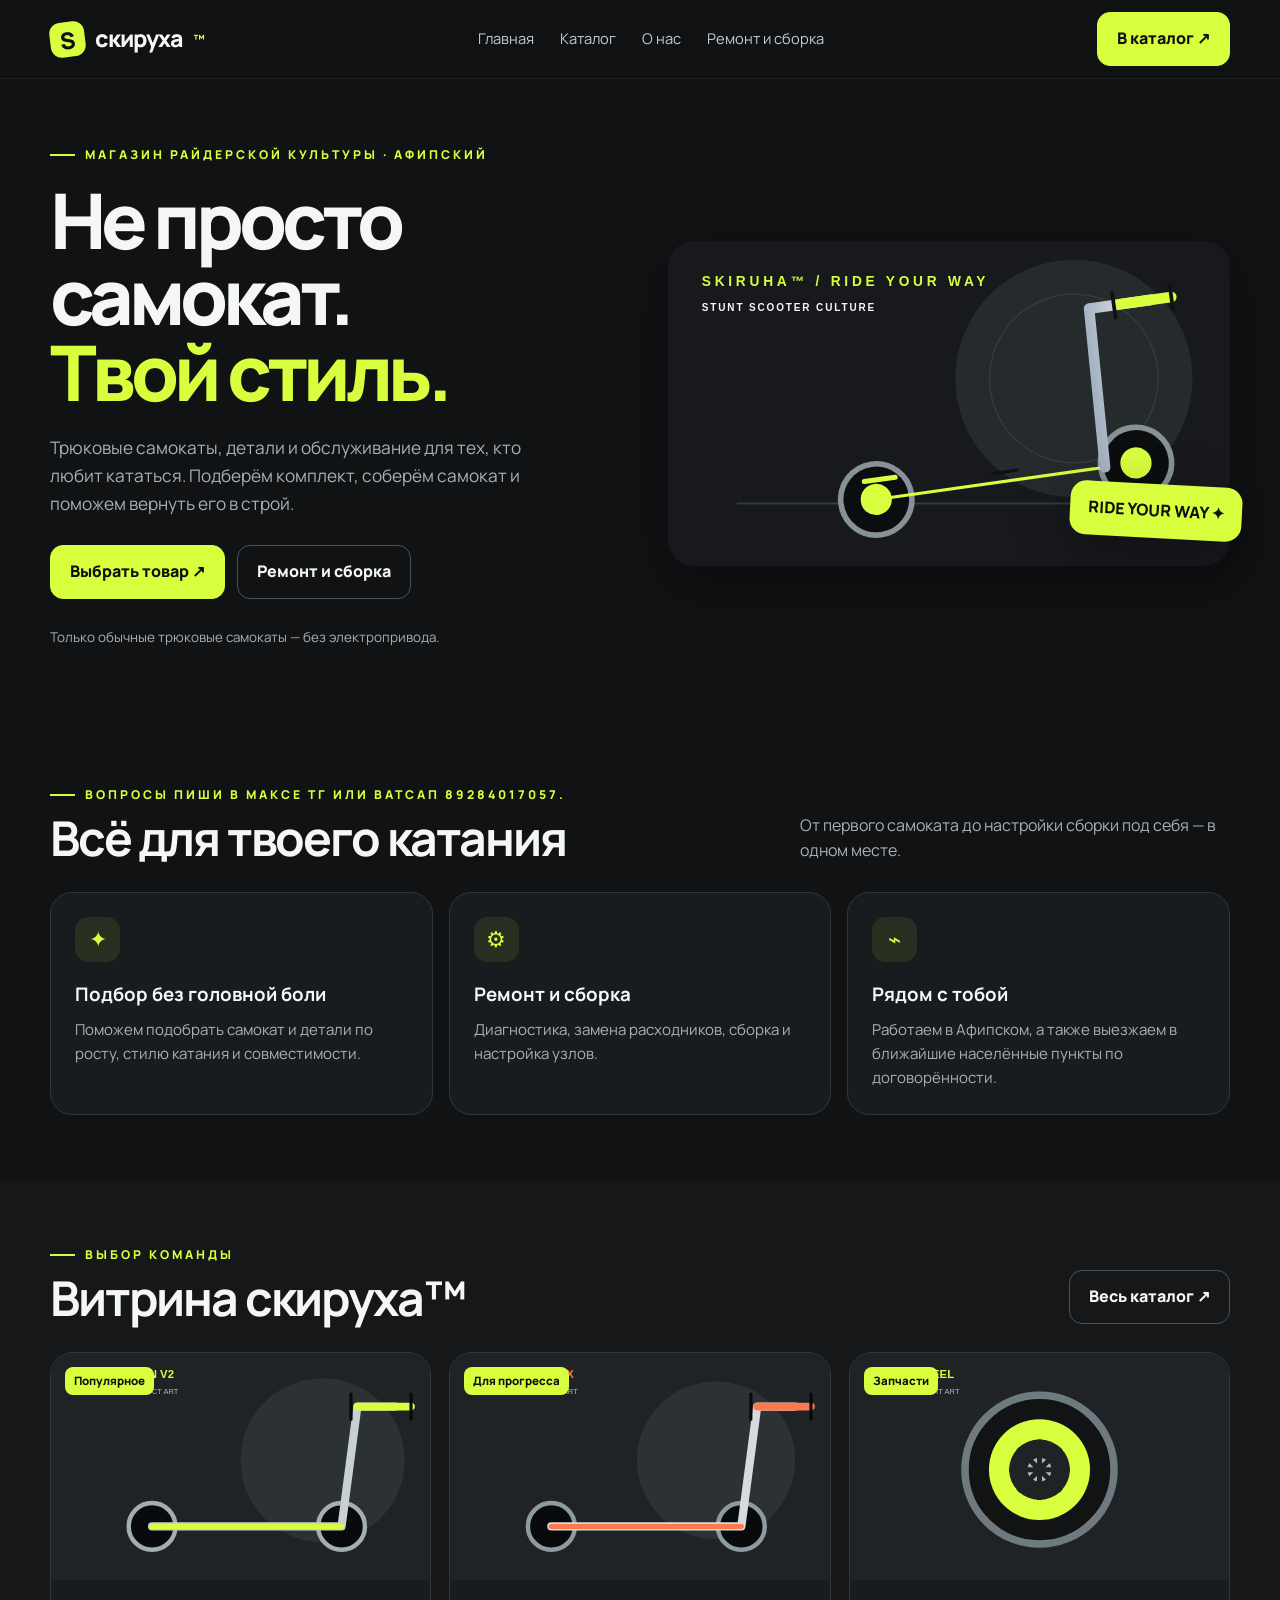
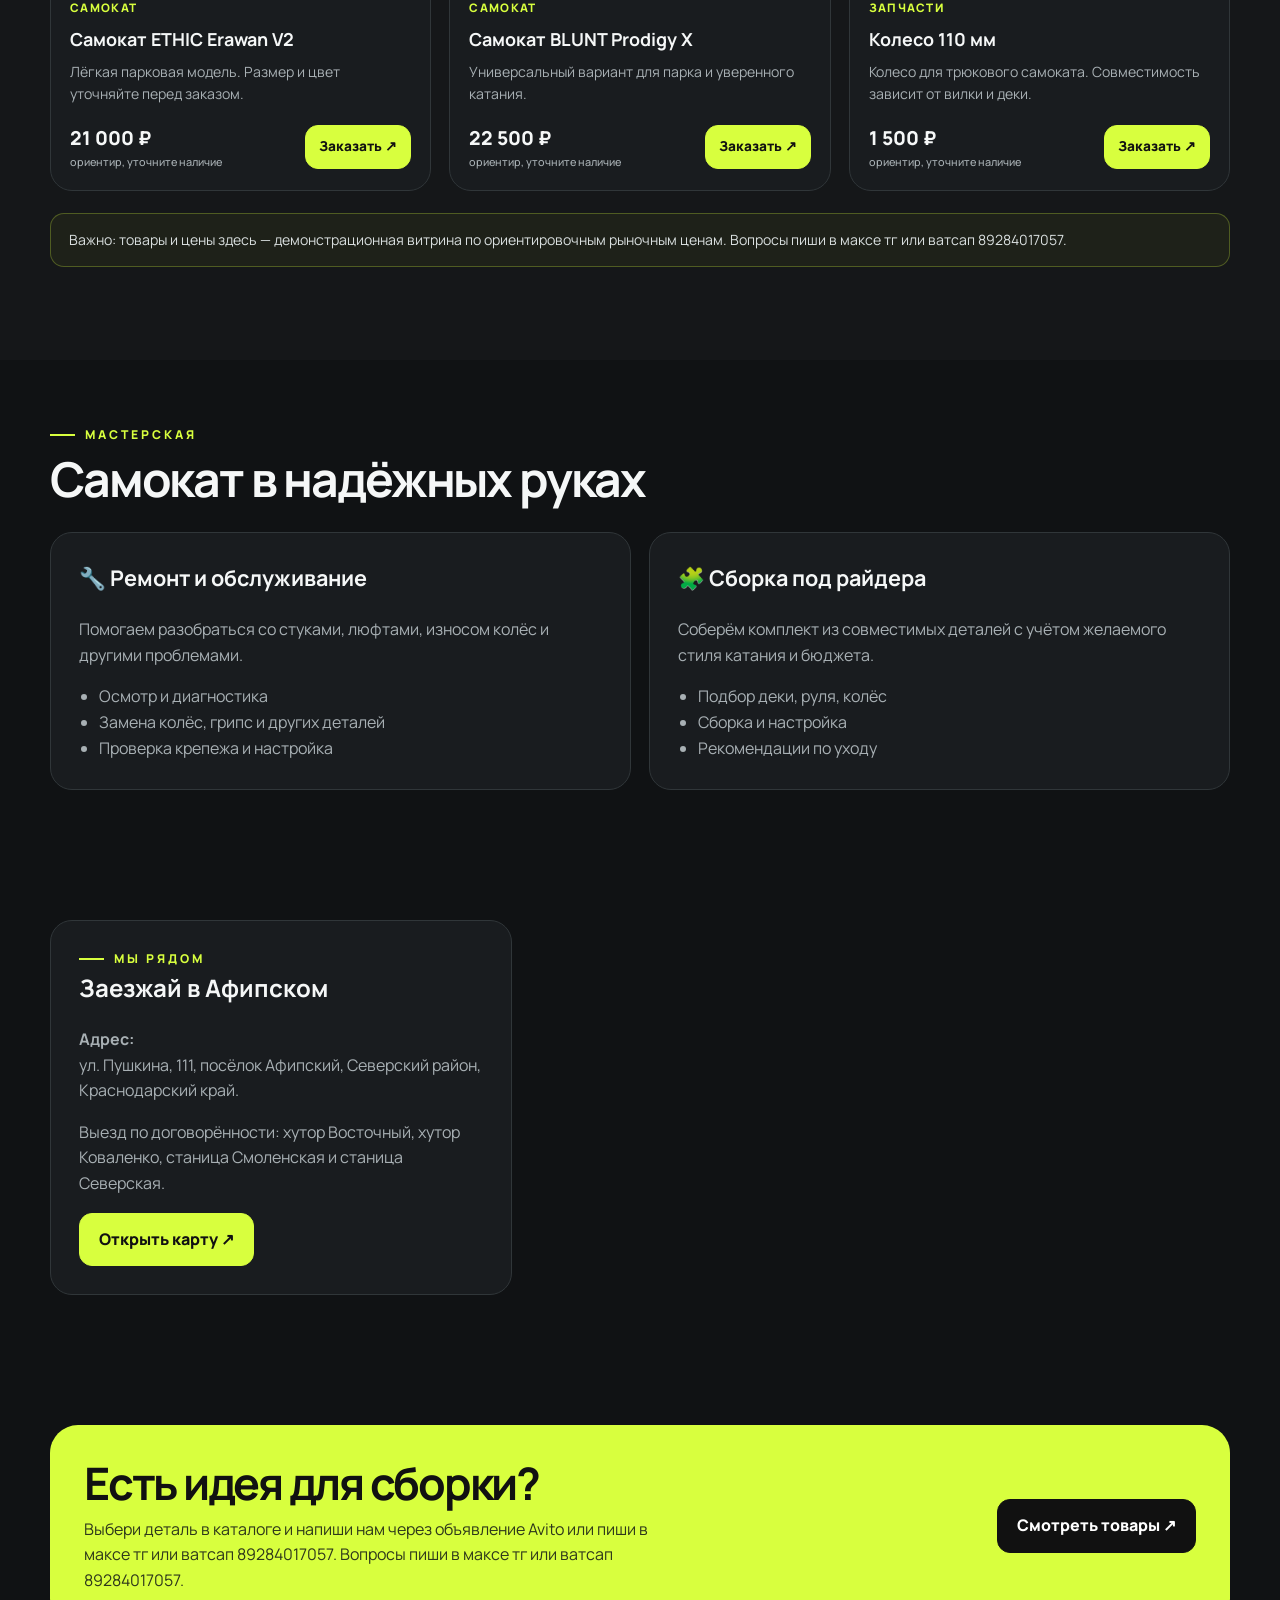
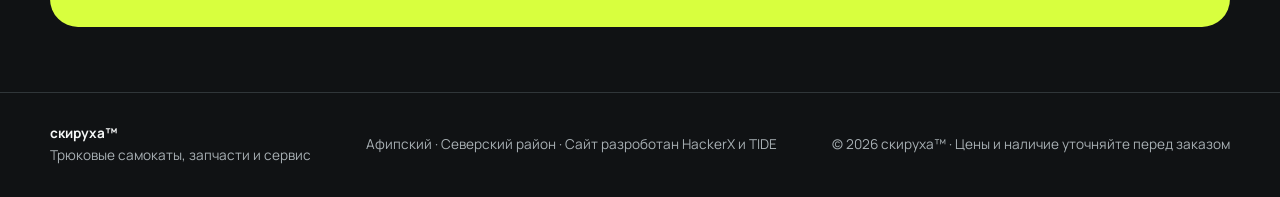
<file: index.html>
<!doctype html>
<html lang="ru"><head><meta charset="utf-8"><meta name="viewport" content="width=device-width, initial-scale=1"><meta name="theme-color" content="#101214"><meta name="description" content="скируха™ — трюковые самокаты, запчасти, ремонт, сборка и обслуживание в Афипском и Северском районе Краснодарского края."><title>скируха™ — трюковые самокаты и сервис в Афипском</title><link rel="stylesheet" href="style.css"></head><body>
<header class="site-header"><div class="container nav"><a class="brand" href="index.html"><span class="brand-mark">S</span> скируха<sup>™</sup></a><nav class="nav-links"><a href="index.html">Главная</a><a href="catalog.html">Каталог</a><a href="skuruha.html">О нас</a><a href="index.html#services">Ремонт и сборка</a></nav><a class="btn" href="catalog.html">В каталог ↗</a></div></header>
<main><section class="hero"><div class="container hero-grid"><div class="reveal"><div class="eyebrow">Магазин райдерской культуры · Афипский</div><h1>Не просто самокат.<br><span>Твой стиль.</span></h1><p class="hero-copy">Трюковые самокаты, детали и обслуживание для тех, кто любит кататься. Подберём комплект, соберём самокат и поможем вернуть его в строй.</p><div class="hero-actions"><a class="btn" href="catalog.html">Выбрать товар ↗</a><a class="btn btn-ghost" href="#services">Ремонт и сборка</a></div><p class="hero-note">Только обычные трюковые самокаты — без электропривода.</p></div><div class="hero-art"><img src="images/hero-scooter.svg" alt="Авторская иллюстрация трюкового самоката"><div class="floating-tag">RIDE YOUR WAY ✦</div></div></div></section>
<section class="section"><div class="container"><div class="section-head"><div><div class="eyebrow">Вопросы пиши в максе тг или ватсап 89284017057.</div><h2>Всё для твоего катания</h2></div><p>От первого самоката до настройки сборки под себя — в одном месте.</p></div><div class="feature-grid"><article class="feature"><div class="feature-icon">✦</div><h3>Подбор без головной боли</h3><p>Поможем подобрать самокат и детали по росту, стилю катания и совместимости.</p></article><article class="feature"><div class="feature-icon">⚙</div><h3>Ремонт и сборка</h3><p>Диагностика, замена расходников, сборка и настройка узлов.</p></article><article class="feature"><div class="feature-icon">⌁</div><h3>Рядом с тобой</h3><p>Работаем в Афипском, а также выезжаем в ближайшие населённые пункты по договорённости.</p></article></div></div></section>
<section class="section" style="background:#151719"><div class="container"><div class="section-head"><div><div class="eyebrow">Выбор команды</div><h2>Витрина скируха™</h2></div><a class="btn btn-ghost" href="catalog.html">Весь каталог ↗</a></div><div class="product-grid"><article class="product-card reveal" data-category="Самокат">
<div class="product-image"><img src="images/ethic-erawan.svg" alt="Самокат ETHIC Erawan V2 — иллюстрация товара" loading="lazy"><span class="tag">Популярное</span></div>
<div class="product-body"><span class="product-type">Самокат</span><h3>Самокат ETHIC Erawan V2</h3><p>Лёгкая парковая модель. Размер и цвет уточняйте перед заказом.</p><div class="product-bottom"><div class="price">21 000 ₽<small>ориентир, уточните наличие</small></div><a class="btn order-btn" href="https://www.avito.ru/" target="_blank" rel="noopener">Заказать ↗</a></div></div></article>
<article class="product-card reveal" data-category="Самокат">
<div class="product-image"><img src="images/blunt-prodigy.svg" alt="Самокат BLUNT Prodigy X — иллюстрация товара" loading="lazy"><span class="tag">Для прогресса</span></div>
<div class="product-body"><span class="product-type">Самокат</span><h3>Самокат BLUNT Prodigy X</h3><p>Универсальный вариант для парка и уверенного катания.</p><div class="product-bottom"><div class="price">22 500 ₽<small>ориентир, уточните наличие</small></div><a class="btn order-btn" href="https://www.avito.ru/" target="_blank" rel="noopener">Заказать ↗</a></div></div></article>
<article class="product-card reveal" data-category="Запчасти">
<div class="product-image"><img src="images/wheel.svg" alt="Колесо 110 мм — иллюстрация товара" loading="lazy"><span class="tag">Запчасти</span></div>
<div class="product-body"><span class="product-type">Запчасти</span><h3>Колесо 110 мм</h3><p>Колесо для трюкового самоката. Совместимость зависит от вилки и деки.</p><div class="product-bottom"><div class="price">1 500 ₽<small>ориентир, уточните наличие</small></div><a class="btn order-btn" href="https://www.avito.ru/" target="_blank" rel="noopener">Заказать ↗</a></div></div></article></div><div class="notice">Важно: товары и цены здесь — демонстрационная витрина по ориентировочным рыночным ценам. Вопросы пиши в максе тг или ватсап 89284017057.</div></div></section>
<section class="section" id="services"><div class="container"><div class="section-head"><div><div class="eyebrow">Мастерская</div><h2>Самокат в надёжных руках</h2></div></div><div class="service-grid"><article class="service-card"><h3>🔧 Ремонт и обслуживание</h3><p>Помогаем разобраться со стуками, люфтами, износом колёс и другими проблемами.</p><ul><li>Осмотр и диагностика</li><li>Замена колёс, грипс и других деталей</li><li>Проверка крепежа и настройка</li></ul></article><article class="service-card"><h3>🧩 Сборка под райдера</h3><p>Соберём комплект из совместимых деталей с учётом желаемого стиля катания и бюджета.</p><ul><li>Подбор деки, руля, колёс</li><li>Сборка и настройка</li><li>Рекомендации по уходу</li></ul></article></div></div></section>
<section class="section"><div class="container map-layout"><div class="map-info"><div class="eyebrow">Мы рядом</div><h2>Заезжай в Афипском</h2><p><strong>Адрес:</strong><br>ул. Пушкина, 111, посёлок Афипский, Северский район, Краснодарский край.</p><p>Выезд по договорённости: хутор Восточный, хутор Коваленко, станица Смоленская и станица Северская.</p><a class="btn" href="https://yandex.ru/maps/?text=Краснодарский%20край%2C%20Северский%20район%2C%20посёлок%20Афипский%2C%20улица%20Пушкина%2C%20111" target="_blank" rel="noopener">Открыть карту ↗</a></div><iframe class="map-frame" title="Карта расположения магазина скируха™" loading="lazy" src="https://maps.google.com/maps?q=улица%20Пушкина%20111%2C%20Афипский%2C%20Краснодарский%20край&t=&z=14&ie=UTF8&iwloc=&output=embed" referrerpolicy="no-referrer-when-downgrade"></iframe></div></section>
<section class="section"><div class="container"><div class="banner"><div><h2>Есть идея для сборки?</h2><p>Выбери деталь в каталоге и напиши нам через объявление Avito или пиши в максе тг или ватсап 89284017057. Вопросы пиши в максе тг или ватсап 89284017057.</p></div><a class="btn" href="catalog.html">Смотреть товары ↗</a></div></div></section></main>
<footer class="footer"><div class="container footer-inner"><div><strong>скируха™</strong><br>Трюковые самокаты, запчасти и сервис</div><div>Афипский · Северский район · Сайт разроботан HackerX и TIDE</div><div>© 2026 скируха™ · Цены и наличие уточняйте перед заказом</div></div></footer><script src="script.js"></script></body></html>
</file>
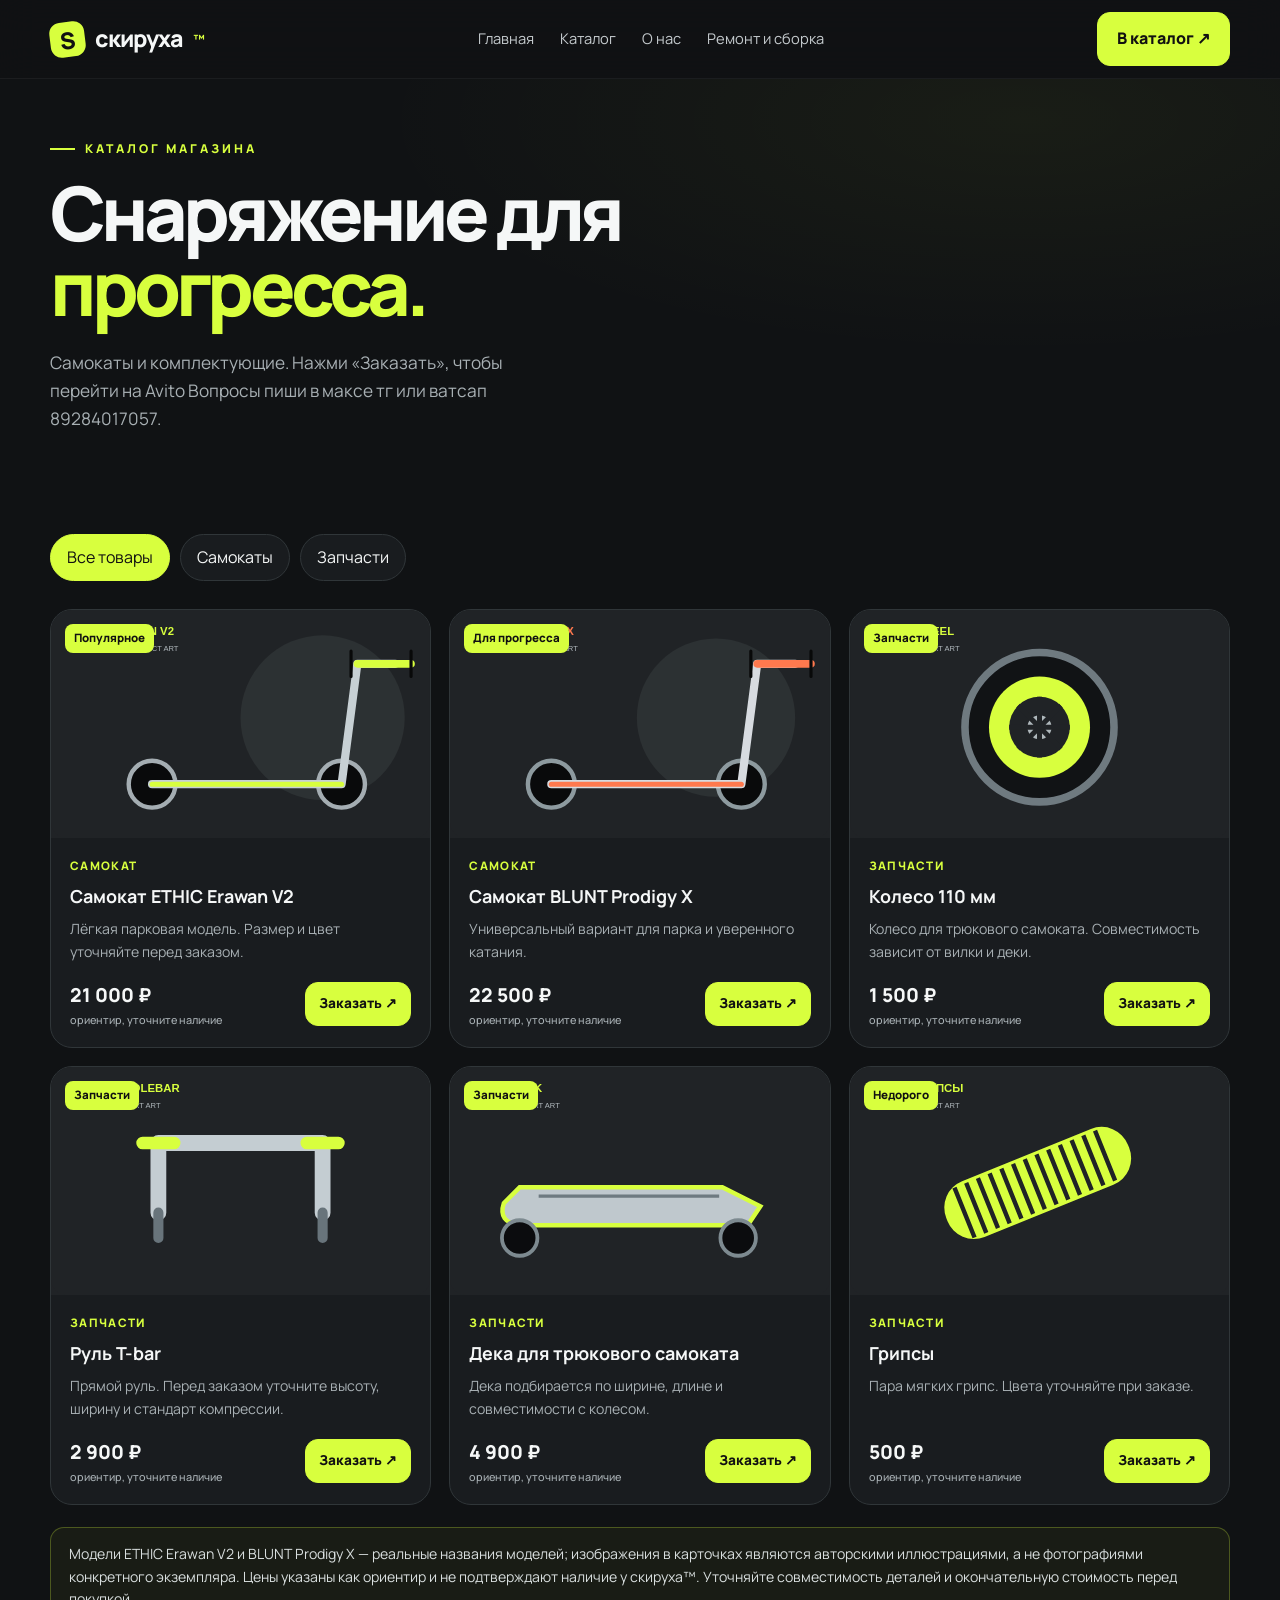
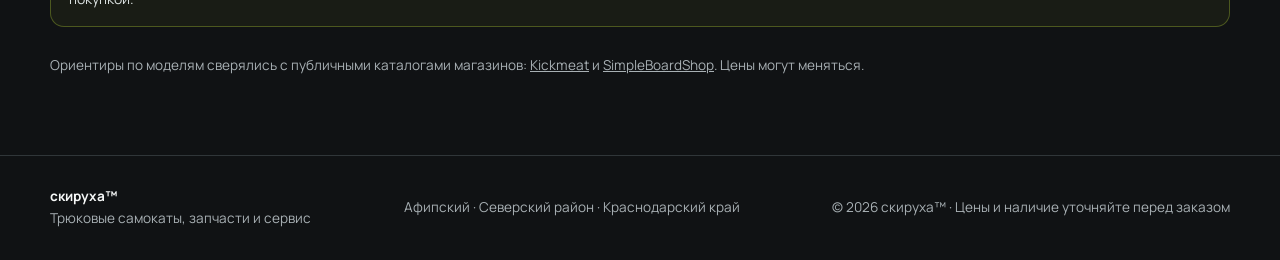
<file: catalog.html>
<!doctype html><html lang="ru"><head><meta charset="utf-8"><meta name="viewport" content="width=device-width, initial-scale=1"><meta name="theme-color" content="#101214"><meta name="description" content="Каталог скируха™: трюковые самокаты, колёса, рули, деки и грипсы. Ремонт и сборка в Афипском."><title>Каталог — скируха™</title><link rel="stylesheet" href="style.css"></head><body><header class="site-header"><div class="container nav"><a class="brand" href="index.html"><span class="brand-mark">S</span> скируха<sup>™</sup></a><nav class="nav-links"><a href="index.html">Главная</a><a href="catalog.html">Каталог</a><a href="skuruha.html">О нас</a><a href="index.html#services">Ремонт и сборка</a></nav><a class="btn" href="catalog.html">В каталог ↗</a></div></header><main><section class="page-hero"><div class="container"><div class="eyebrow">Каталог магазина</div><h1>Снаряжение для <span>прогресса.</span></h1><p class="hero-copy">Самокаты и комплектующие. Нажми «Заказать», чтобы перейти на Avito Вопросы пиши в максе тг или ватсап 89284017057.</p></div></section><section class="section" style="padding-top:20px"><div class="container"><div class="filters" role="group" aria-label="Фильтр товаров"><button class="filter-btn active" data-filter="Все">Все товары</button><button class="filter-btn" data-filter="Самокат">Самокаты</button><button class="filter-btn" data-filter="Запчасти">Запчасти</button></div><div class="product-grid"><article class="product-card reveal" data-category="Самокат">
<div class="product-image"><img src="images/ethic-erawan.svg" alt="Самокат ETHIC Erawan V2 — иллюстрация товара" loading="lazy"><span class="tag">Популярное</span></div>
<div class="product-body"><span class="product-type">Самокат</span><h3>Самокат ETHIC Erawan V2</h3><p>Лёгкая парковая модель. Размер и цвет уточняйте перед заказом.</p><div class="product-bottom"><div class="price">21 000 ₽<small>ориентир, уточните наличие</small></div><a class="btn order-btn" href="https://www.avito.ru/" target="_blank" rel="noopener">Заказать ↗</a></div></div></article>
<article class="product-card reveal" data-category="Самокат">
<div class="product-image"><img src="images/blunt-prodigy.svg" alt="Самокат BLUNT Prodigy X — иллюстрация товара" loading="lazy"><span class="tag">Для прогресса</span></div>
<div class="product-body"><span class="product-type">Самокат</span><h3>Самокат BLUNT Prodigy X</h3><p>Универсальный вариант для парка и уверенного катания.</p><div class="product-bottom"><div class="price">22 500 ₽<small>ориентир, уточните наличие</small></div><a class="btn order-btn" href="https://www.avito.ru/" target="_blank" rel="noopener">Заказать ↗</a></div></div></article>
<article class="product-card reveal" data-category="Запчасти">
<div class="product-image"><img src="images/wheel.svg" alt="Колесо 110 мм — иллюстрация товара" loading="lazy"><span class="tag">Запчасти</span></div>
<div class="product-body"><span class="product-type">Запчасти</span><h3>Колесо 110 мм</h3><p>Колесо для трюкового самоката. Совместимость зависит от вилки и деки.</p><div class="product-bottom"><div class="price">1 500 ₽<small>ориентир, уточните наличие</small></div><a class="btn order-btn" href="https://www.avito.ru/" target="_blank" rel="noopener">Заказать ↗</a></div></div></article>
<article class="product-card reveal" data-category="Запчасти">
<div class="product-image"><img src="images/bar.svg" alt="Руль T-bar — иллюстрация товара" loading="lazy"><span class="tag">Запчасти</span></div>
<div class="product-body"><span class="product-type">Запчасти</span><h3>Руль T-bar</h3><p>Прямой руль. Перед заказом уточните высоту, ширину и стандарт компрессии.</p><div class="product-bottom"><div class="price">2 900 ₽<small>ориентир, уточните наличие</small></div><a class="btn order-btn" href="https://www.avito.ru/" target="_blank" rel="noopener">Заказать ↗</a></div></div></article>
<article class="product-card reveal" data-category="Запчасти">
<div class="product-image"><img src="images/deck.svg" alt="Дека для трюкового самоката — иллюстрация товара" loading="lazy"><span class="tag">Запчасти</span></div>
<div class="product-body"><span class="product-type">Запчасти</span><h3>Дека для трюкового самоката</h3><p>Дека подбирается по ширине, длине и совместимости с колесом.</p><div class="product-bottom"><div class="price">4 900 ₽<small>ориентир, уточните наличие</small></div><a class="btn order-btn" href="https://www.avito.ru/" target="_blank" rel="noopener">Заказать ↗</a></div></div></article>
<article class="product-card reveal" data-category="Запчасти">
<div class="product-image"><img src="images/grips.svg" alt="Грипсы — иллюстрация товара" loading="lazy"><span class="tag">Недорого</span></div>
<div class="product-body"><span class="product-type">Запчасти</span><h3>Грипсы</h3><p>Пара мягких грипс. Цвета уточняйте при заказе.</p><div class="product-bottom"><div class="price">500 ₽<small>ориентир, уточните наличие</small></div><a class="btn order-btn" href="https://www.avito.ru/" target="_blank" rel="noopener">Заказать ↗</a></div></div></article></div><div class="notice">Модели ETHIC Erawan V2 и BLUNT Prodigy X — реальные названия моделей; изображения в карточках являются авторскими иллюстрациями, а не фотографиями конкретного экземпляра. Цены указаны как ориентир и не подтверждают наличие у скируха™. Уточняйте совместимость деталей и окончательную стоимость перед покупкой.</div><p style="color:var(--muted);font-size:.85rem">Ориентиры по моделям сверялись с публичными каталогами магазинов: <a style="text-decoration:underline" href="https://www.kickmeat.ru/catalog/kickscooters/street" target="_blank" rel="noopener">Kickmeat</a> и <a style="text-decoration:underline" href="https://www.simpleboardshop.ru/collection/samokaty-v-sbore/ethic" target="_blank" rel="noopener">SimpleBoardShop</a>. Цены могут меняться.</p></div></section></main><footer class="footer"><div class="container footer-inner"><div><strong>скируха™</strong><br>Трюковые самокаты, запчасти и сервис</div><div>Афипский · Северский район · Краснодарский край</div><div>© 2026 скируха™ · Цены и наличие уточняйте перед заказом</div></div></footer><script src="script.js"></script></body></html>
</file>
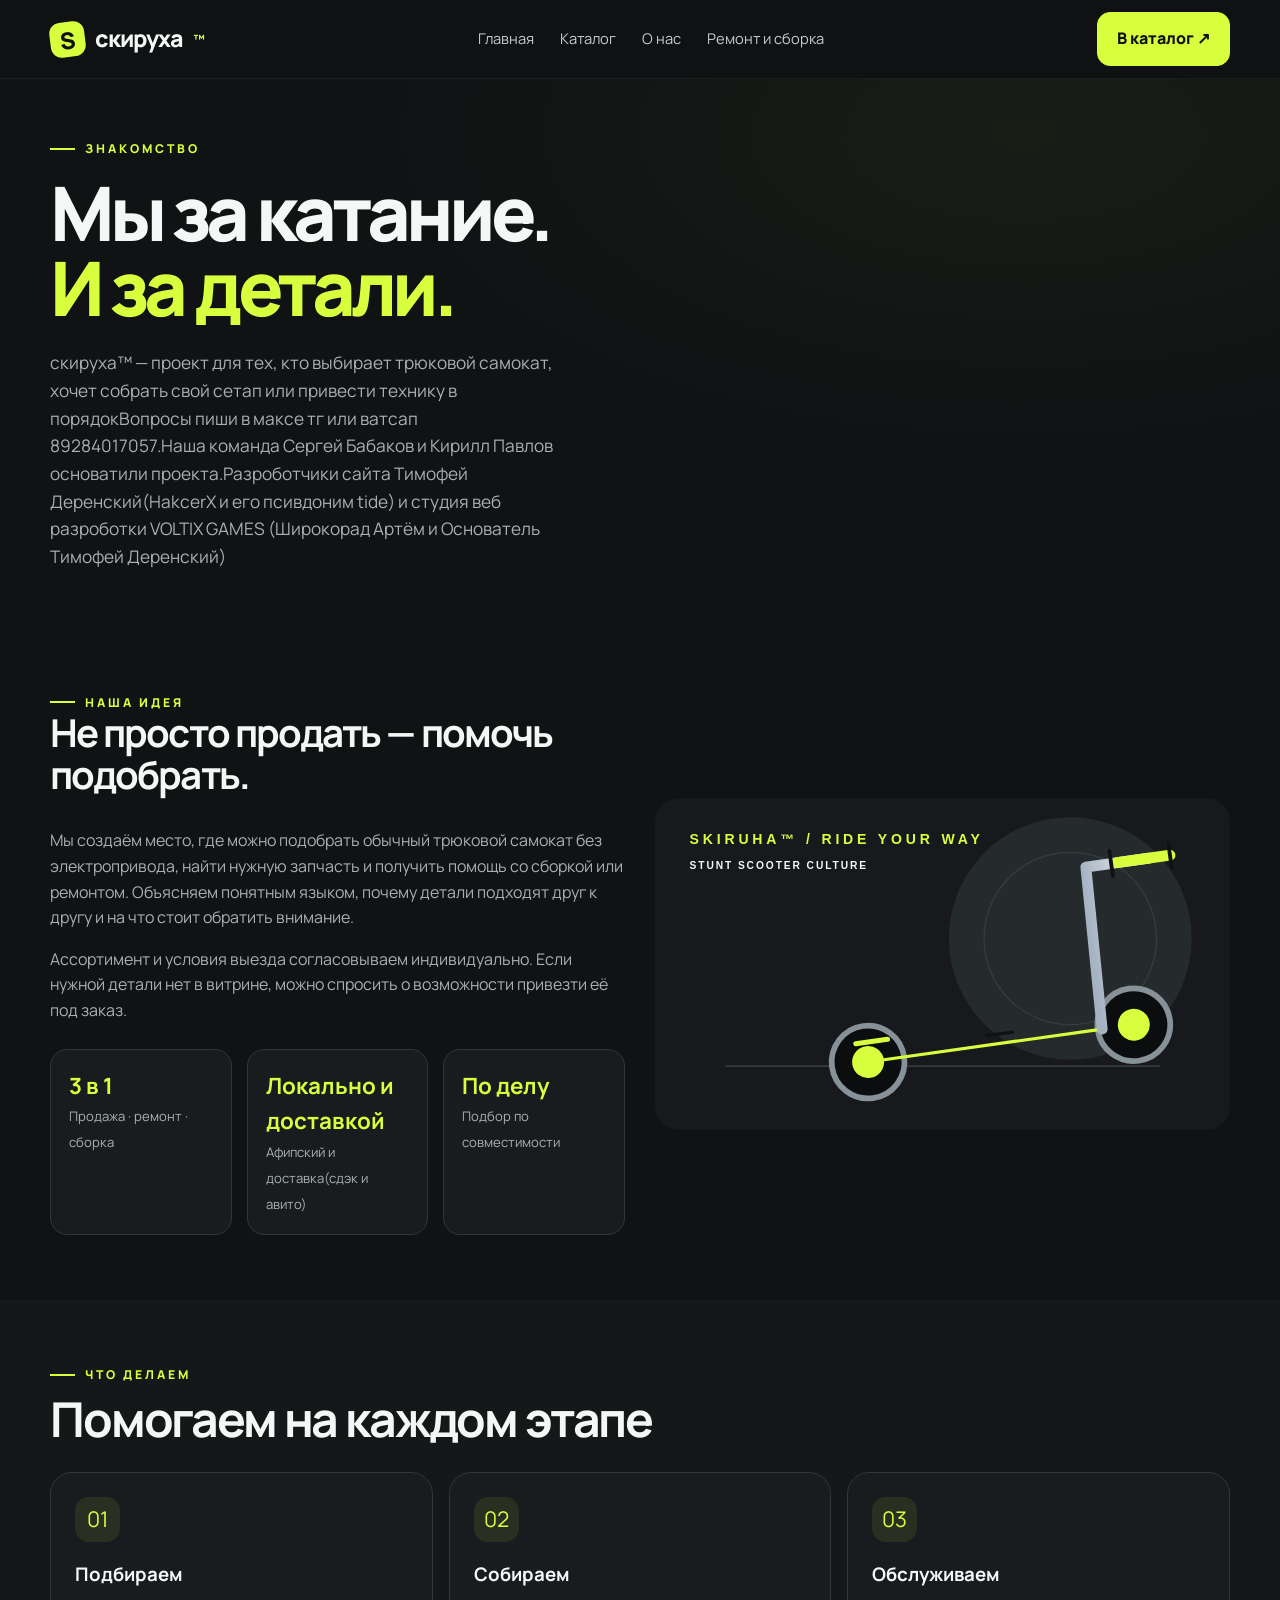
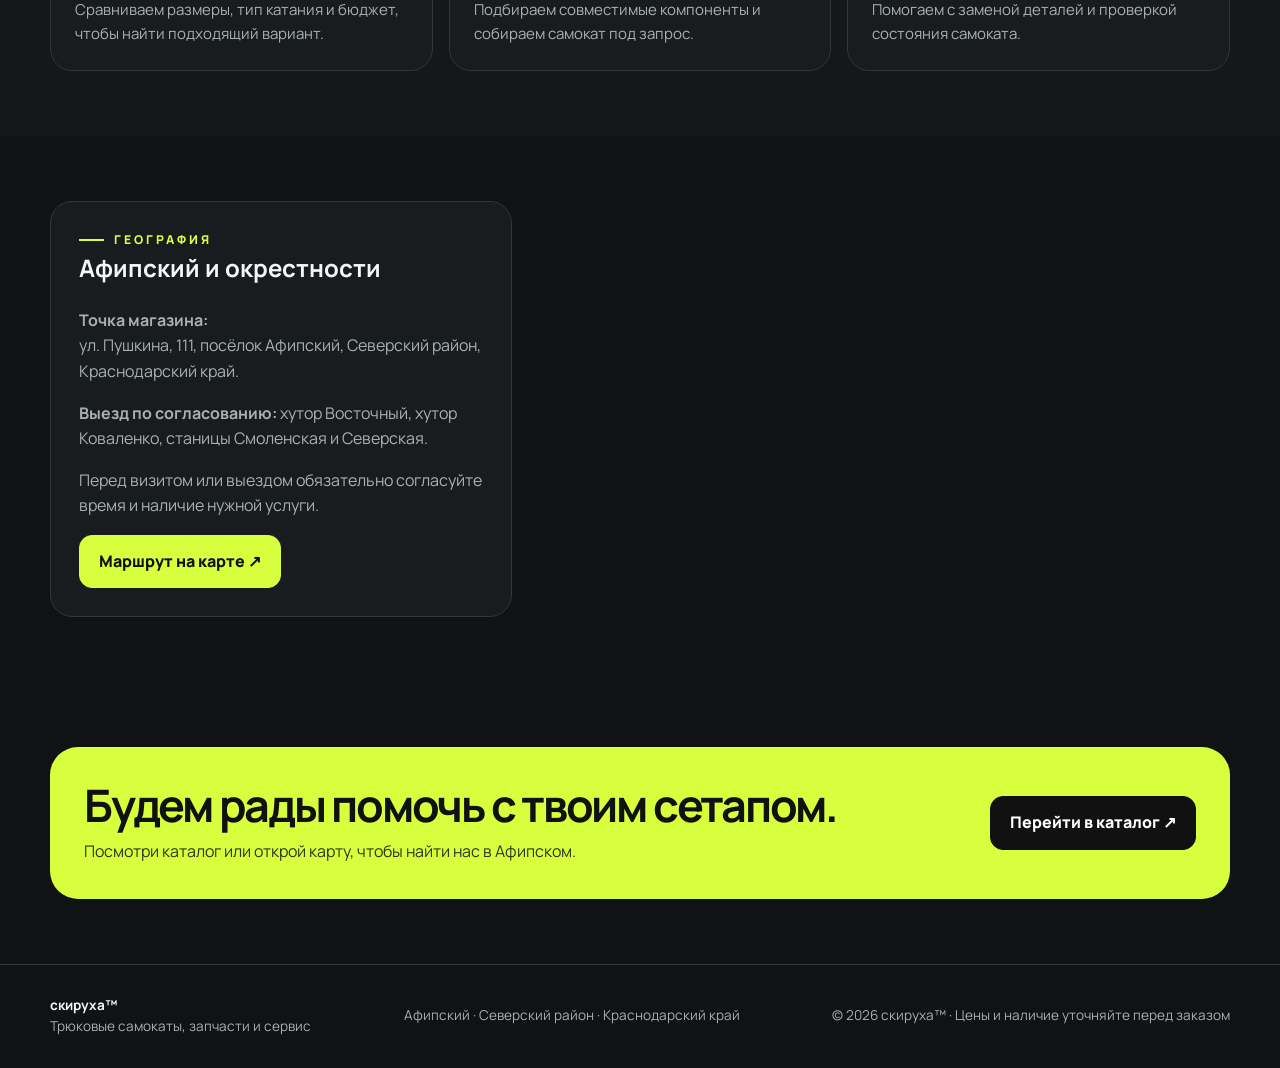
<file: skuruha.html>
<!doctype html><html lang="ru"><head><meta charset="utf-8"><meta name="viewport" content="width=device-width, initial-scale=1"><meta name="theme-color" content="#101214"><meta name="description" content="О скируха™ — магазин трюковых самокатов, запчастей, ремонта и сборки в посёлке Афипском."><title>О нас — скируха™</title><link rel="stylesheet" href="style.css"></head><body><header class="site-header"><div class="container nav"><a class="brand" href="index.html"><span class="brand-mark">S</span> скируха<sup>™</sup></a><nav class="nav-links"><a href="index.html">Главная</a><a href="catalog.html">Каталог</a><a href="skuruha.html">О нас</a><a href="index.html#services">Ремонт и сборка</a></nav><a class="btn" href="catalog.html">В каталог ↗</a></div></header><main><section class="page-hero"><div class="container"><div class="eyebrow">Знакомство</div><h1>Мы за катание.<br><span>И за детали.</span></h1><p class="hero-copy">скируха™ — проект для тех, кто выбирает трюковой самокат, хочет собрать свой сетап или привести технику в порядокВопросы пиши в максе тг или ватсап 89284017057.Наша команда Сергей Бабаков и Кирилл Павлов основатили проекта.Разроботчики сайта Тимофей Деренский(HakcerX и его псивдоним tide) и студия веб разроботки VOLTIX GAMES (Широкорад Артём и Основатель Тимофей Деренский) </p></div></section><section class="section"><div class="container story-grid"><div><div class="eyebrow">Наша идея</div><h2 style="font-size:2.4rem;line-height:1.1;letter-spacing:-.05em">Не просто продать — помочь подобрать.</h2><p>Мы создаём место, где можно подобрать обычный трюковой самокат без электропривода, найти нужную запчасть и получить помощь со сборкой или ремонтом. Объясняем понятным языком, почему детали подходят друг к другу и на что стоит обратить внимание.</p><p>Ассортимент и условия выезда согласовываем индивидуально. Если нужной детали нет в витрине, можно спросить о возможности привезти её под заказ.</p><div class="stat-grid"><div class="stat"><strong>3 в 1</strong><span>Продажа · ремонт · сборка</span></div><div class="stat"><strong>Локально и доставкой</strong><span>Афипский и доставка(сдэк и авито)</span></div><div class="stat"><strong>По делу</strong><span>Подбор по совместимости</span></div></div></div><img src="images/hero-scooter.svg" alt="Авторская иллюстрация самоката" loading="lazy"></div></section><section class="section" style="background:#151719"><div class="container"><div class="section-head"><div><div class="eyebrow">Что делаем</div><h2>Помогаем на каждом этапе</h2></div></div><div class="feature-grid"><article class="feature"><div class="feature-icon">01</div><h3>Подбираем</h3><p>Сравниваем размеры, тип катания и бюджет, чтобы найти подходящий вариант.</p></article><article class="feature"><div class="feature-icon">02</div><h3>Собираем</h3><p>Подбираем совместимые компоненты и собираем самокат под запрос.</p></article><article class="feature"><div class="feature-icon">03</div><h3>Обслуживаем</h3><p>Помогаем с заменой деталей и проверкой состояния самоката.</p></article></div></div></section><section class="section"><div class="container map-layout"><div class="map-info"><div class="eyebrow">География</div><h2>Афипский и окрестности</h2><p><strong>Точка магазина:</strong><br>ул. Пушкина, 111, посёлок Афипский, Северский район, Краснодарский край.</p><p><strong>Выезд по согласованию:</strong> хутор Восточный, хутор Коваленко, станицы Смоленская и Северская.</p><p>Перед визитом или выездом обязательно согласуйте время и наличие нужной услуги.</p><a class="btn" href="https://yandex.ru/maps/?text=Краснодарский%20край%2C%20Северский%20район%2C%20посёлок%20Афипский%2C%20улица%20Пушкина%2C%20111" target="_blank" rel="noopener">Маршрут на карте ↗</a></div><iframe class="map-frame" title="Карта Афипского" loading="lazy" src="https://maps.google.com/maps?q=улица%20Пушкина%20111%2C%20Афипский%2C%20Краснодарский%20край&t=&z=14&ie=UTF8&iwloc=&output=embed"></iframe></div></section><section class="section"><div class="container"><div class="banner"><div><h2>Будем рады помочь с твоим сетапом.</h2><p>Посмотри каталог или открой карту, чтобы найти нас в Афипском.</p></div><a class="btn" href="catalog.html">Перейти в каталог ↗</a></div></div></section></main><footer class="footer"><div class="container footer-inner"><div><strong>скируха™</strong><br>Трюковые самокаты, запчасти и сервис</div><div>Афипский · Северский район · Краснодарский край</div><div>© 2026 скируха™ · Цены и наличие уточняйте перед заказом</div></div></footer><script src="script.js"></script></body></html>
</file>
<file: style.css>
@import url('https://fonts.googleapis.com/css2?family=Manrope:wght@400;500;600;700;800&display=swap');
:root{--bg:#101214;--panel:#191c1f;--panel2:#222629;--text:#f5f7f7;--muted:#a8b0b4;--lime:#d8ff3e;--orange:#ff794e;--line:#303639;--radius:22px;--shadow:0 18px 55px #0005}
*{box-sizing:border-box}html{scroll-behavior:smooth;scroll-padding-top:90px}body{margin:0;background:var(--bg);color:var(--text);font-family:Manrope,Arial,sans-serif;line-height:1.6}a{color:inherit;text-decoration:none}img{max-width:100%;display:block}button,a{ -webkit-tap-highlight-color:transparent}button{font:inherit}.container{width:min(1180px,calc(100% - 40px));margin:auto}.site-header{position:sticky;top:0;z-index:50;background:#101214eF;backdrop-filter:blur(18px);border-bottom:1px solid #ffffff0d}.nav{height:78px;display:flex;align-items:center;justify-content:space-between;gap:22px}.brand{font-size:1.45rem;font-weight:900;letter-spacing:-1px;display:flex;align-items:center;gap:10px}.brand-mark{width:35px;height:35px;border-radius:11px;background:var(--lime);color:#111;display:grid;place-items:center;font-weight:900;transform:rotate(-7deg)}.brand sup{font-size:.55em;color:var(--lime)}.nav-links{display:flex;align-items:center;gap:26px;color:#c5cbce;font-size:.92rem}.nav-links a:hover{color:var(--lime)}.btn{display:inline-flex;align-items:center;justify-content:center;gap:9px;padding:13px 19px;border-radius:13px;background:var(--lime);color:#111;font-weight:800;border:1px solid var(--lime);transition:transform .2s,box-shadow .2s,background .2s;cursor:pointer}.btn:hover{transform:translateY(-3px);box-shadow:0 10px 25px #d8ff3e22}.btn-ghost{background:transparent;color:var(--text);border-color:#4b5357}.btn-ghost:hover{border-color:var(--lime);color:var(--lime);box-shadow:none}.hero{padding:66px 0 58px;overflow:hidden}.hero-grid{display:grid;grid-template-columns:1.02fr .98fr;align-items:center;gap:34px}.eyebrow{color:var(--lime);text-transform:uppercase;letter-spacing:3px;font-size:.76rem;font-weight:800;display:flex;align-items:center;gap:10px}.eyebrow:before{content:"";width:25px;height:2px;background:var(--lime)}h1,h2,h3,p{margin-top:0}h1{font-size:clamp(2.6rem,6vw,5.2rem);line-height:.99;letter-spacing:-.065em;margin:18px 0 24px;font-weight:900}h1 span{color:var(--lime)}.hero-copy{font-size:1.08rem;color:var(--muted);max-width:520px}.hero-actions{display:flex;gap:12px;flex-wrap:wrap;margin:28px 0}.hero-note{font-size:.84rem;color:var(--muted)}.hero-art{position:relative;animation:float 6s ease-in-out infinite}.hero-art img{width:100%;border-radius:26px;box-shadow:var(--shadow)}.floating-tag{position:absolute;right:-12px;bottom:28px;background:var(--lime);color:#111;border-radius:16px;padding:14px 18px;font-weight:900;box-shadow:var(--shadow);transform:rotate(3deg)}.section{padding:65px 0}.section-head{display:flex;align-items:end;justify-content:space-between;gap:20px;margin-bottom:28px}.section-head h2{font-size:clamp(1.9rem,4vw,3rem);line-height:1.05;letter-spacing:-.045em;margin:9px 0 0}.section-head p{color:var(--muted);margin:0;max-width:430px}.feature-grid{display:grid;grid-template-columns:repeat(3,1fr);gap:16px}.feature{padding:24px;border:1px solid var(--line);background:var(--panel);border-radius:var(--radius);transition:transform .25s,border-color .25s}.feature:hover{transform:translateY(-5px);border-color:#d8ff3e66}.feature-icon{width:45px;height:45px;border-radius:14px;background:#d8ff3e16;color:var(--lime);display:grid;place-items:center;font-size:1.35rem;margin-bottom:18px}.feature h3{margin-bottom:8px}.feature p{color:var(--muted);font-size:.94rem;margin:0}.product-grid{display:grid;grid-template-columns:repeat(3,minmax(0,1fr));gap:18px}.product-card{background:var(--panel);border:1px solid var(--line);border-radius:var(--radius);overflow:hidden;transition:transform .25s,border-color .25s;display:flex;flex-direction:column}.product-card:hover{transform:translateY(-6px);border-color:#d8ff3e66}.product-image{position:relative;background:#202326;overflow:hidden}.product-image img{width:100%;aspect-ratio:5/3;object-fit:cover;transition:transform .45s}.product-card:hover .product-image img{transform:scale(1.035)}.tag{position:absolute;left:14px;top:14px;background:var(--lime);color:#111;border-radius:8px;padding:5px 9px;font-size:.72rem;font-weight:900}.product-body{padding:19px;display:flex;flex-direction:column;flex:1}.product-type{font-size:.73rem;color:var(--lime);font-weight:800;text-transform:uppercase;letter-spacing:1.3px}.product-body h3{font-size:1.12rem;margin:7px 0}.product-body p{color:var(--muted);font-size:.88rem;margin-bottom:17px}.product-bottom{margin-top:auto;display:flex;align-items:center;justify-content:space-between;gap:10px}.price{font-size:1.2rem;font-weight:900;white-space:nowrap}.price small{display:block;color:var(--muted);font-size:.68rem;font-weight:500}.order-btn{padding:10px 13px;font-size:.85rem}.banner{padding:34px;border-radius:28px;background:var(--lime);color:#111;display:flex;justify-content:space-between;align-items:center;gap:25px;overflow:hidden}.banner h2{font-size:clamp(1.8rem,4vw,2.8rem);line-height:1.06;letter-spacing:-.05em;margin-bottom:10px}.banner p{margin:0;max-width:590px;color:#2e381b}.banner .btn{background:#111;color:#fff;border-color:#111;flex-shrink:0}.service-grid{display:grid;grid-template-columns:1fr 1fr;gap:18px}.service-card{padding:28px;background:var(--panel);border:1px solid var(--line);border-radius:var(--radius)}.service-card h3{font-size:1.35rem}.service-card p,.service-card li{color:var(--muted)}.service-card ul{padding-left:20px;margin-bottom:0}.map-frame{border:0;width:100%;height:350px;border-radius:22px;filter:grayscale(.3) contrast(1.05)}.map-layout{display:grid;grid-template-columns:.8fr 1.2fr;gap:25px;align-items:stretch}.map-info{padding:28px;border:1px solid var(--line);background:var(--panel);border-radius:22px}.map-info p{color:var(--muted)}.chips{display:flex;gap:8px;flex-wrap:wrap;margin:16px 0 24px}.chip{font-size:.82rem;border:1px solid var(--line);padding:7px 11px;border-radius:99px;color:#d3d8da}.footer{border-top:1px solid var(--line);padding:30px 0;color:var(--muted);font-size:.85rem}.footer-inner{display:flex;justify-content:space-between;gap:20px;align-items:center}.footer strong{color:var(--text)}.page-hero{padding:60px 0 40px;background:radial-gradient(ellipse at 80% 10%,#d8ff3e0c,transparent 45%)}.page-hero h1{font-size:clamp(2.6rem,6vw,4.7rem);max-width:850px}.story-grid{display:grid;grid-template-columns:1fr 1fr;gap:30px;align-items:center}.story-grid img{border-radius:24px}.story-grid p{color:var(--muted)}.stat-grid{display:grid;grid-template-columns:repeat(3,1fr);gap:15px;margin-top:25px}.stat{background:var(--panel);border:1px solid var(--line);border-radius:17px;padding:18px}.stat strong{display:block;font-size:1.4rem;color:var(--lime)}.stat span{color:var(--muted);font-size:.82rem}.filters{display:flex;gap:10px;flex-wrap:wrap;margin:24px 0 28px}.filter-btn{background:var(--panel);border:1px solid var(--line);border-radius:999px;padding:10px 16px;color:var(--text);cursor:pointer}.filter-btn.active,.filter-btn:hover{background:var(--lime);color:#111;border-color:var(--lime)}.notice{border:1px solid #d8ff3e44;background:#d8ff3e0b;border-radius:14px;padding:15px 18px;color:#d9dfdf;font-size:.88rem;margin:22px 0 28px}.reveal{animation:fadeUp .65s both}.mobile-menu{display:none}@keyframes float{0%,100%{transform:translateY(0)}50%{transform:translateY(-9px)}}@keyframes fadeUp{from{opacity:0;transform:translateY(18px)}to{opacity:1;transform:translateY(0)}}@media(prefers-reduced-motion:reduce){*,*:before,*:after{animation:none!important;transition:none!important;scroll-behavior:auto!important}}@media(max-width:900px){.hero-grid,.story-grid,.map-layout{grid-template-columns:1fr}.hero{padding-top:42px}.hero-art{max-width:720px;margin:auto}.product-grid{grid-template-columns:repeat(2,minmax(0,1fr))}.nav-links{gap:15px}.section{padding:50px 0}.floating-tag{right:10px}.map-frame{height:320px}}@media(max-width:620px){.container{width:min(100% - 28px,1180px)}.nav{height:68px}.nav-links{display:none}.nav .btn{padding:10px 12px;font-size:.8rem}.brand{font-size:1.2rem}.hero{padding:34px 0 38px}.hero-grid{gap:24px}h1{font-size:clamp(2.65rem,14vw,4rem)}.hero-copy{font-size:.98rem}.section-head{align-items:start;flex-direction:column}.feature-grid,.product-grid,.service-grid{grid-template-columns:1fr}.product-image img{aspect-ratio:16/9}.banner{padding:25px;align-items:flex-start;flex-direction:column}.banner .btn{width:100%}.stat-grid{grid-template-columns:1fr}.map-frame{height:280px}.footer-inner{align-items:flex-start;flex-direction:column}.product-bottom{align-items:flex-start;flex-direction:column}.order-btn{width:100%}.story-grid{gap:18px}}
</file>
